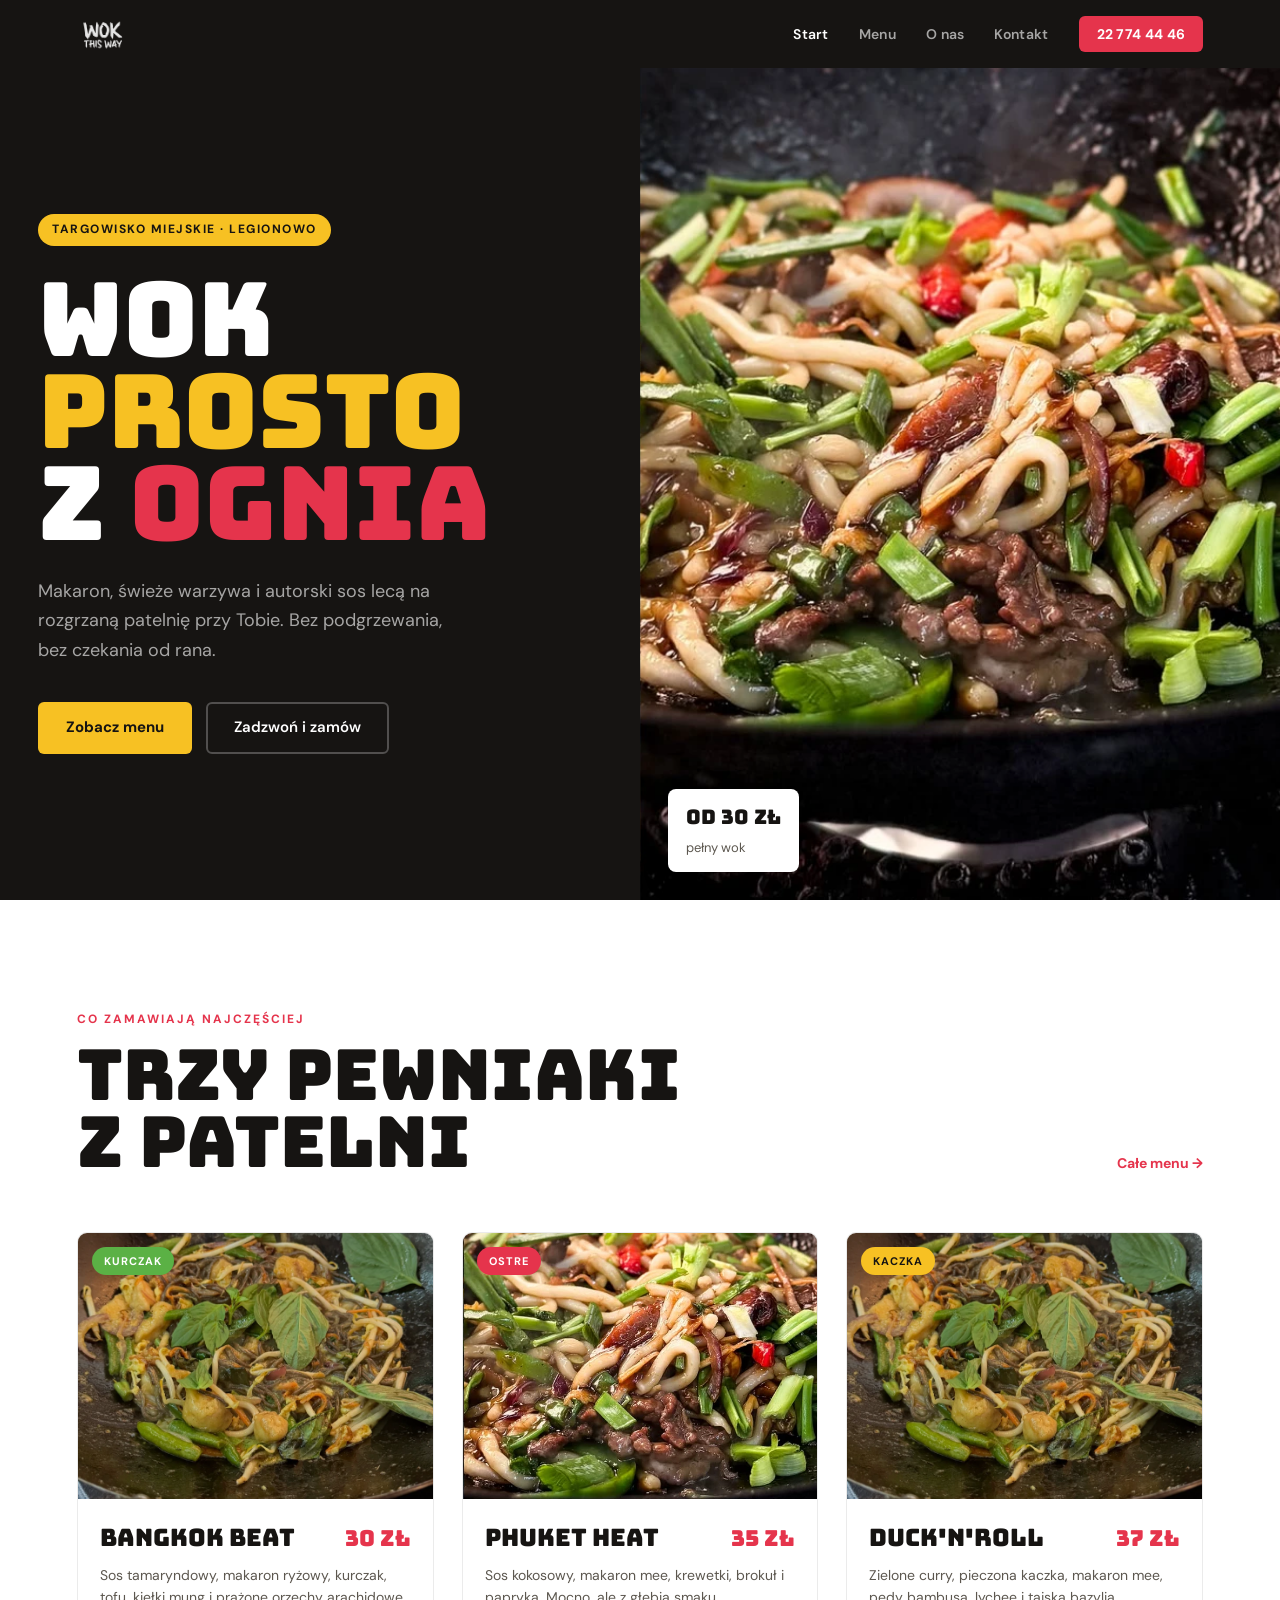
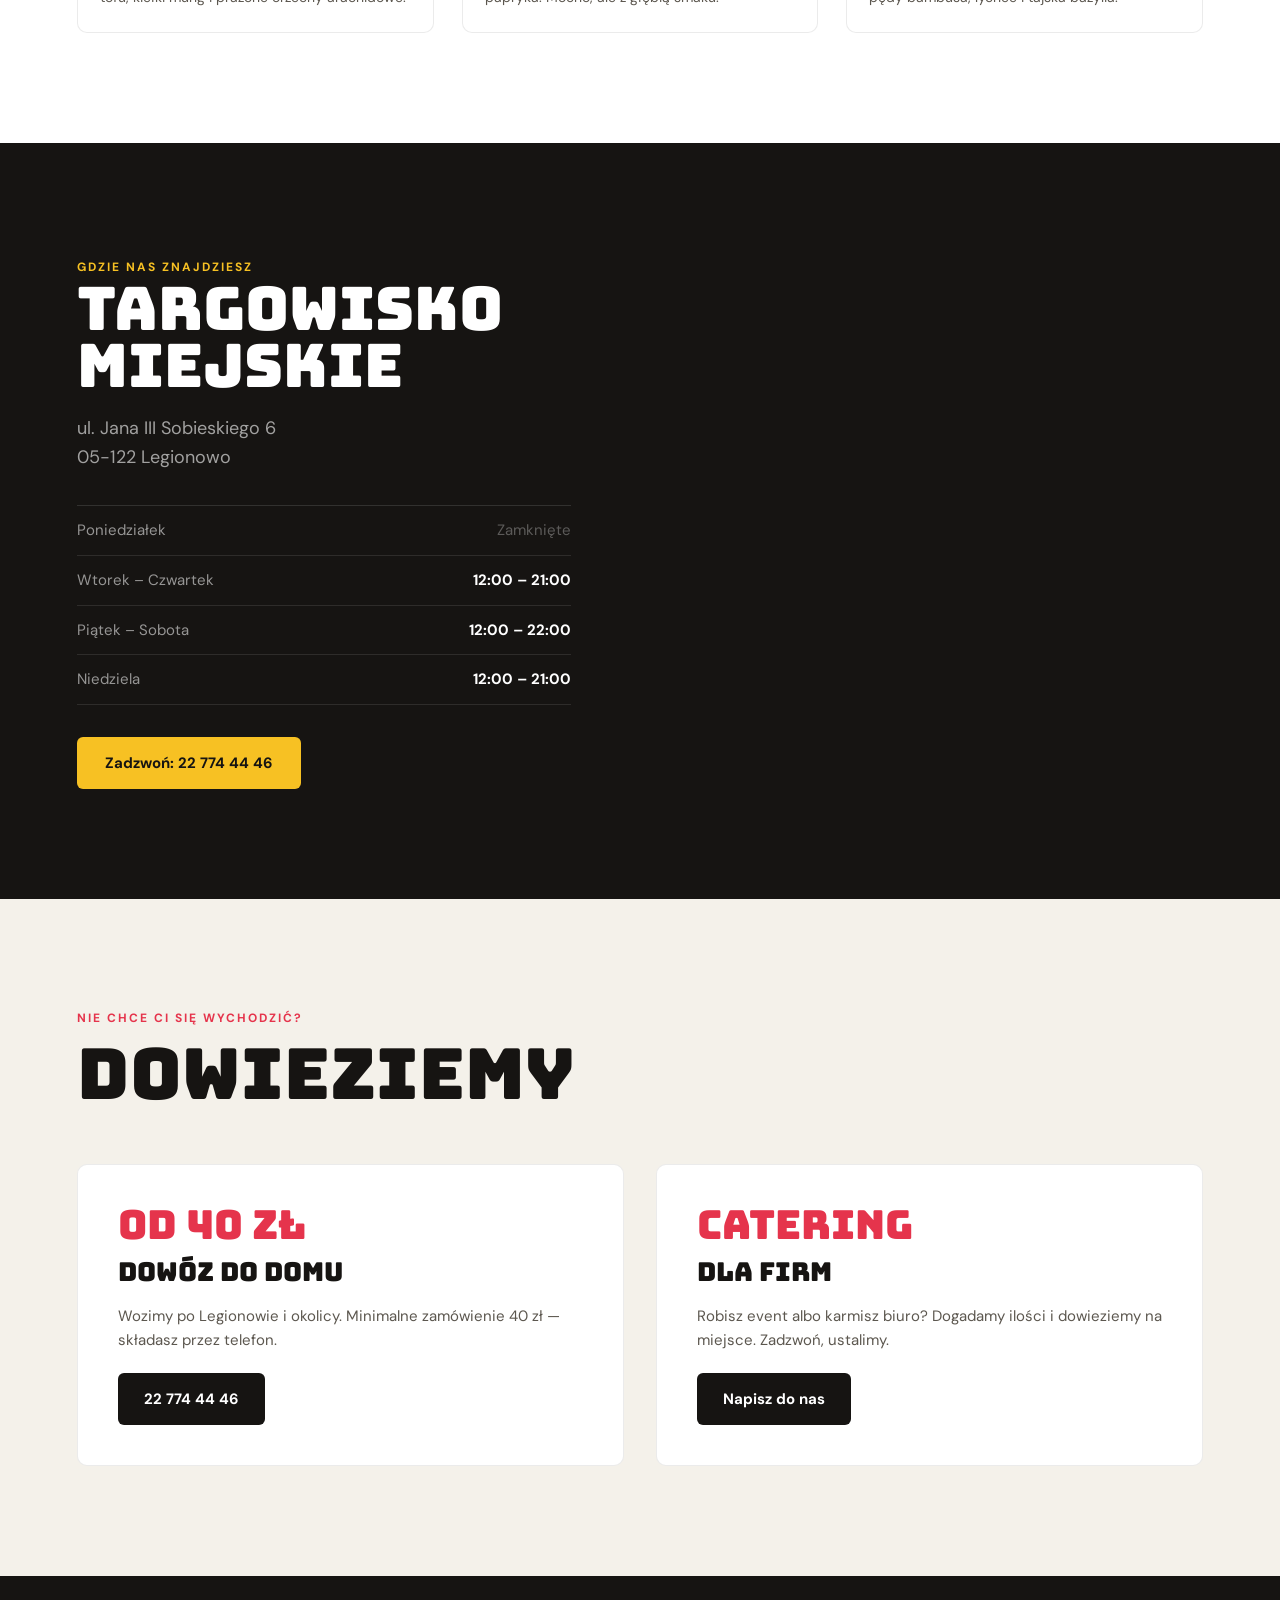
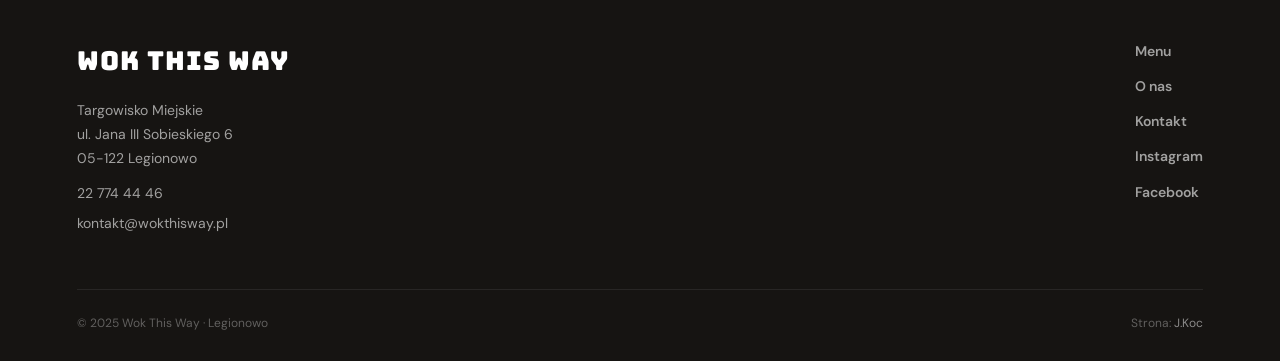
<file: index.html>
<!DOCTYPE html>
<html lang="pl">
<head>
  <meta charset="UTF-8">
  <meta name="viewport" content="width=device-width, initial-scale=1.0">
  <title>Wok This Way Legionowo | Azjatycki Wok na Targowisku Miejskim</title>
  <meta name="description" content="Azjatycki wok smażony na żywo na Targowisku Miejskim w Legionowie. Dowóz od 40 zł. Zamówienia: 22 774 44 46. Otwarte wt–niedz od 12:00.">
  <link rel="preconnect" href="https://fonts.googleapis.com">
  <link rel="preconnect" href="https://fonts.gstatic.com" crossorigin>
  <link href="https://fonts.googleapis.com/css2?family=Anton&family=DM+Sans:ital,opsz,wght@0,9..40,400;0,9..40,500;0,9..40,600;0,9..40,700;1,9..40,400&display=swap" rel="stylesheet">
  <link rel="stylesheet" href="style.css?v=8">
  <script type="application/ld+json">
  {
    "@context": "https://schema.org",
    "@type": "Restaurant",
    "name": "Wok This Way",
    "description": "Azjatycki food truck z wokami i przystawkami smażonymi na żywo. Targowisko Miejskie w Legionowie.",
    "servesCuisine": "Asian",
    "address": {
      "@type": "PostalAddress",
      "streetAddress": "ul. Jana III Sobieskiego 6",
      "addressLocality": "Legionowo",
      "postalCode": "05-122",
      "addressCountry": "PL"
    },
    "telephone": "+48227744446",
    "openingHoursSpecification": [
      {"@type":"OpeningHoursSpecification","dayOfWeek":["Tuesday","Wednesday","Thursday","Sunday"],"opens":"12:00","closes":"21:00"},
      {"@type":"OpeningHoursSpecification","dayOfWeek":["Friday","Saturday"],"opens":"12:00","closes":"22:00"}
    ],
    "url": "https://jk-2005.github.io/wokthisway-legionowo/",
    "hasDeliveryMethod": "http://schema.org/DeliveryModeBySelf",
    "areaServed": "Legionowo"
  }
  </script>
</head>
<body>

  <div class="intro" id="intro">
    <img class="intro-logo" src="img/logo-white.png" alt="Wok This Way">
  </div>
  <script>if(sessionStorage.getItem('wtwIntro')){var _i=document.getElementById('intro');if(_i)_i.style.display='none';}else{sessionStorage.setItem('wtwIntro','1');}</script>

  <nav>
    <a href="index.html" class="nav-logo"><img src="img/logo-white.png" alt="Wok This Way Legionowo"></a>
    <ul class="nav-links" id="navLinks">
      <li><a href="index.html" class="active">Start</a></li>
      <li><a href="menu.html">Menu</a></li>
      <li><a href="o-nas.html">O nas</a></li>
      <li><a href="kontakt.html">Kontakt</a></li>
      <li><a href="tel:+48227744446" class="nav-cta">22 774 44 46</a></li>
    </ul>
    <button class="nav-burger" id="navBurger" aria-label="Otwórz menu"><span></span><span></span><span></span></button>
  </nav>

  <!-- HERO -->
  <section class="hero">
    <div class="hero-content">
      <span class="hero-tag">Targowisko Miejskie · Legionowo</span>
      <h1>Wok <span class="y">prosto</span><br>z <span class="r">ognia</span></h1>
      <p>Makaron, świeże warzywa i autorski sos lecą na rozgrzaną patelnię przy Tobie. Bez podgrzewania, bez czekania od rana.</p>
      <div class="hero-actions">
        <a href="menu.html" class="btn-yellow">Zobacz menu</a>
        <a href="tel:+48227744446" class="btn-ghost">Zadzwoń i zamów</a>
      </div>
    </div>
    <div class="hero-visual">
      <img src="img/danie2.webp" alt="Azjatycki wok z makaronem udon, wołowiną i warzywami" loading="eager" fetchpriority="high" onerror="this.style.display='none';this.nextElementSibling.style.display='flex';">
      <div class="ph" style="display:none;">[ brak zdjęcia ]</div>
      <div class="hero-price-tag">
        <b>od 30 zł</b>
        <span>pełny wok</span>
      </div>
    </div>
  </section>

  <!-- BESTSELLERY -->
  <section class="section">
    <div class="section-head">
      <div>
        <span class="eyebrow">Co zamawiają najczęściej</span>
        <h2>Trzy pewniaki<br>z patelni</h2>
      </div>
      <a href="menu.html" class="link-arrow">Całe menu →</a>
    </div>
    <div class="dishes-grid">

      <article class="dish-card reveal">
        <div class="dish-img">
          <span class="dish-badge badge-green">Kurczak</span>
          <img src="img/danie1.webp" alt="Bangkok Beat – makaron ryżowy z kurczakiem i warzywami" loading="lazy" onerror="this.style.display='none';this.nextElementSibling.style.display='flex';">
          <div class="ph" style="display:none;">[ brak zdjęcia ]</div>
        </div>
        <div class="dish-info">
          <div class="dish-top"><h3>Bangkok Beat</h3><span class="dish-price">30 zł</span></div>
          <p>Sos tamaryndowy, makaron ryżowy, kurczak, tofu, kiełki mung i prażone orzechy arachidowe.</p>
        </div>
      </article>

      <article class="dish-card reveal">
        <div class="dish-img">
          <span class="dish-badge badge-red">Ostre</span>
          <img src="img/danie2.webp" alt="Phuket Heat – makaron mee z krewetkami w sosie kokosowym" loading="lazy" onerror="this.style.display='none';this.nextElementSibling.style.display='flex';">
          <div class="ph" style="display:none;">[ brak zdjęcia ]</div>
        </div>
        <div class="dish-info">
          <div class="dish-top"><h3>Phuket Heat</h3><span class="dish-price">35 zł</span></div>
          <p>Sos kokosowy, makaron mee, krewetki, brokuł i papryka. Mocno, ale z głębią smaku.</p>
        </div>
      </article>

      <article class="dish-card reveal">
        <div class="dish-img">
          <span class="dish-badge badge-yellow">Kaczka</span>
          <img src="img/danie1.webp" alt="Duck'n'Roll – makaron mee z pieczoną kaczką w zielonym curry" loading="lazy" onerror="this.style.display='none';this.nextElementSibling.style.display='flex';">
          <div class="ph" style="display:none;">[ brak zdjęcia ]</div>
        </div>
        <div class="dish-info">
          <div class="dish-top"><h3>Duck'n'Roll</h3><span class="dish-price">37 zł</span></div>
          <p>Zielone curry, pieczona kaczka, makaron mee, pędy bambusa, lychee i tajska bazylia.</p>
        </div>
      </article>

    </div>
  </section>

  <!-- LOKALIZACJA -->
  <section class="section-dark">
    <div class="location-content">
      <div class="location-text">
        <span class="eyebrow" style="color:var(--yellow);font-weight:700;letter-spacing:2px;font-size:12px;text-transform:uppercase;">Gdzie nas znajdziesz</span>
        <h2>Targowisko<br>Miejskie</h2>
        <p class="location-address">ul. Jana III Sobieskiego 6<br>05-122 Legionowo</p>
        <div class="hours-grid">
          <div class="hours-row closed"><span>Poniedziałek</span><span>Zamknięte</span></div>
          <div class="hours-row"><span>Wtorek – Czwartek</span><span>12:00 – 21:00</span></div>
          <div class="hours-row"><span>Piątek – Sobota</span><span>12:00 – 22:00</span></div>
          <div class="hours-row"><span>Niedziela</span><span>12:00 – 21:00</span></div>
        </div>
        <a href="tel:+48227744446" class="btn-yellow">Zadzwoń: 22 774 44 46</a>
      </div>
      <div class="location-map">
        <iframe src="https://www.google.com/maps?q=Targowisko%20Miejskie%2C%20Jana%20III%20Sobieskiego%206%2C%20Legionowo&output=embed&z=16" width="100%" height="400" allowfullscreen="" loading="lazy" referrerpolicy="no-referrer-when-downgrade" title="Mapa dojazdu do Wok This Way Legionowo"></iframe>
      </div>
    </div>
  </section>

  <!-- DOSTAWA -->
  <section class="section section-soft">
    <div class="section-head">
      <div>
        <span class="eyebrow">Nie chce Ci się wychodzić?</span>
        <h2>Dowieziemy</h2>
      </div>
    </div>
    <div class="delivery">
      <div class="delivery-card a reveal">
        <span class="big">od 40 zł</span>
        <h3>Dowóz do domu</h3>
        <p>Wozimy po Legionowie i okolicy. Minimalne zamówienie 40 zł — składasz przez telefon.</p>
        <a href="tel:+48227744446" class="btn-dark">22 774 44 46</a>
      </div>
      <div class="delivery-card b reveal">
        <span class="big">Catering</span>
        <h3>Dla firm</h3>
        <p>Robisz event albo karmisz biuro? Dogadamy ilości i dowieziemy na miejsce. Zadzwoń, ustalimy.</p>
        <a href="kontakt.html" class="btn-dark">Napisz do nas</a>
      </div>
    </div>
  </section>

  <footer>
    <div class="footer-inner">
      <div class="footer-brand">
        <span class="footer-logo">Wok This Way</span>
        <p>Targowisko Miejskie<br>ul. Jana III Sobieskiego 6<br>05-122 Legionowo</p>
        <a href="tel:+48227744446">22 774 44 46</a>
        <a href="mailto:kontakt@wokthisway.pl">kontakt@wokthisway.pl</a>
      </div>
      <div class="footer-links">
        <a href="menu.html">Menu</a>
        <a href="o-nas.html">O nas</a>
        <a href="kontakt.html">Kontakt</a>
        <a href="#">Instagram</a>
        <a href="#">Facebook</a>
      </div>
    </div>
    <div class="footer-bottom">
      <span>© 2025 Wok This Way · Legionowo</span>
      <span>Strona: <a href="#">J.Koc</a></span>
    </div>
  </footer>

  <script src="script.js?v=8" defer></script>
</body>
</html>
</file>
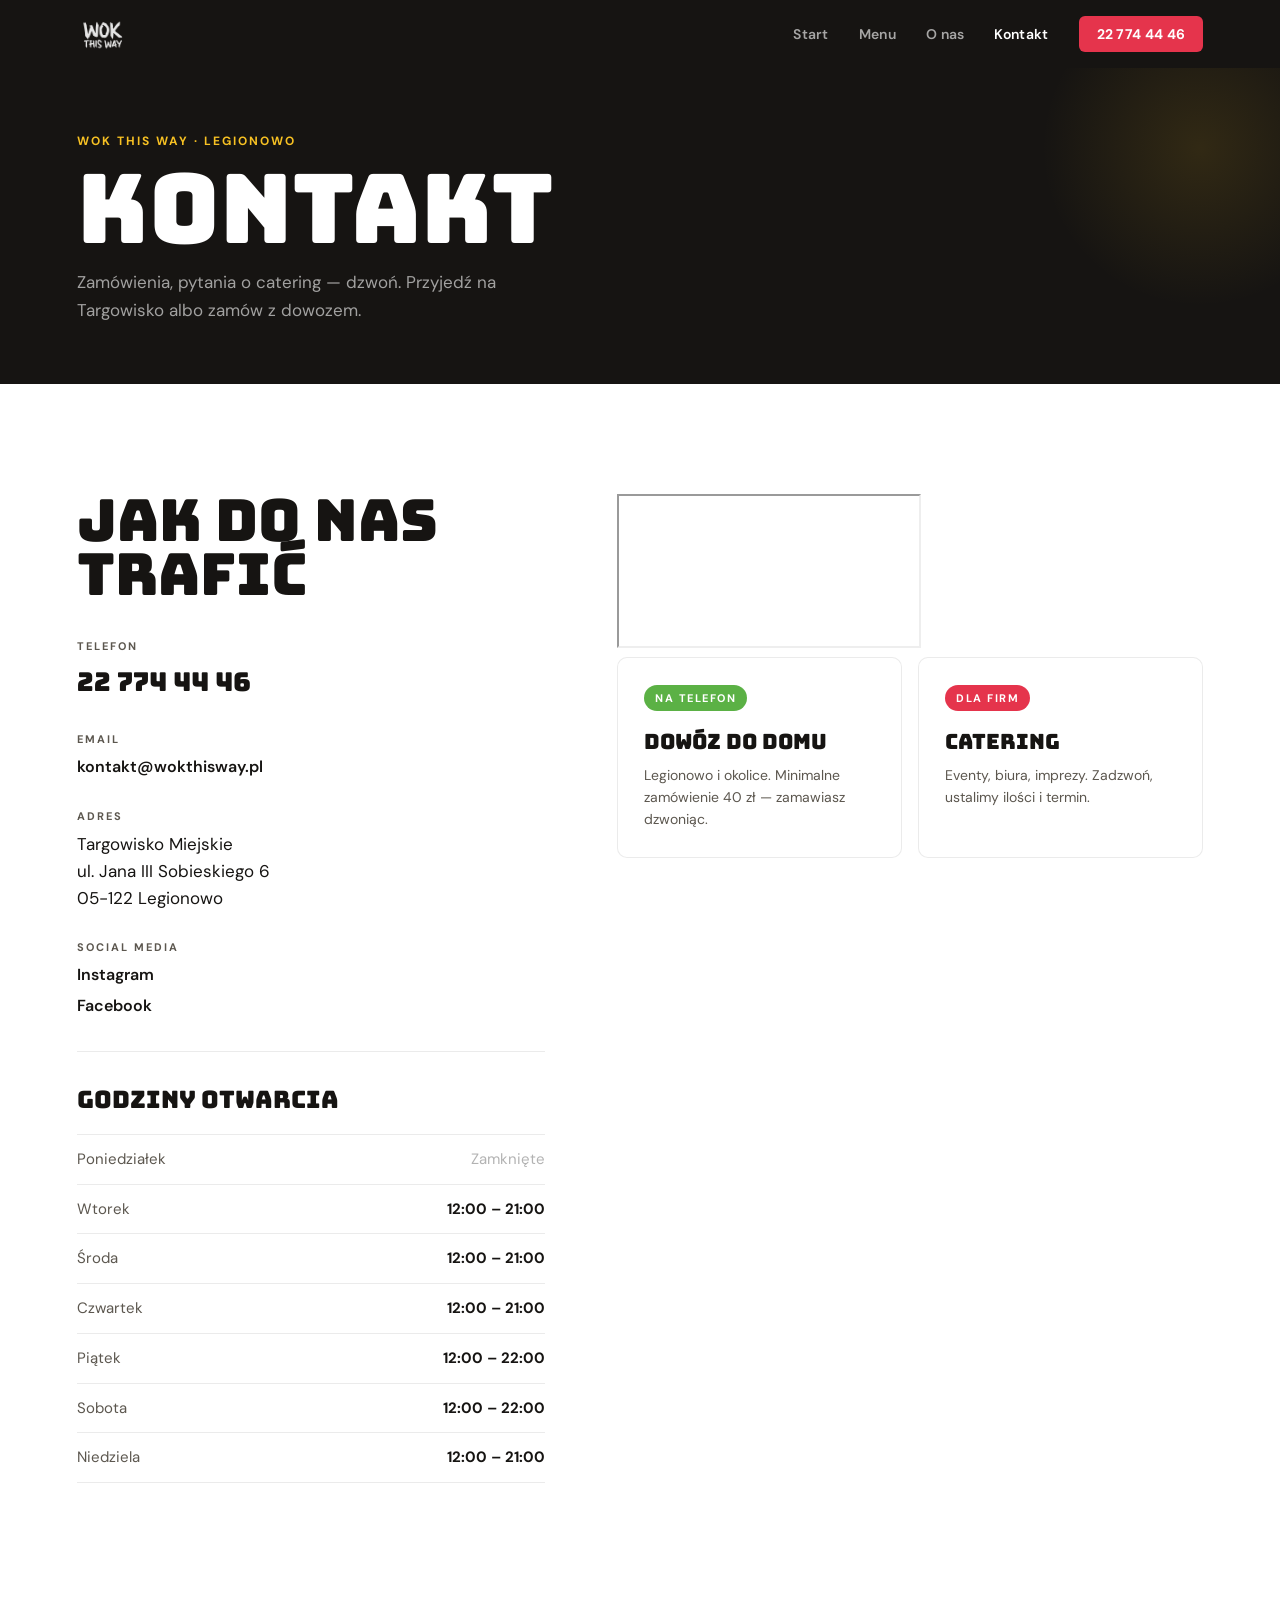
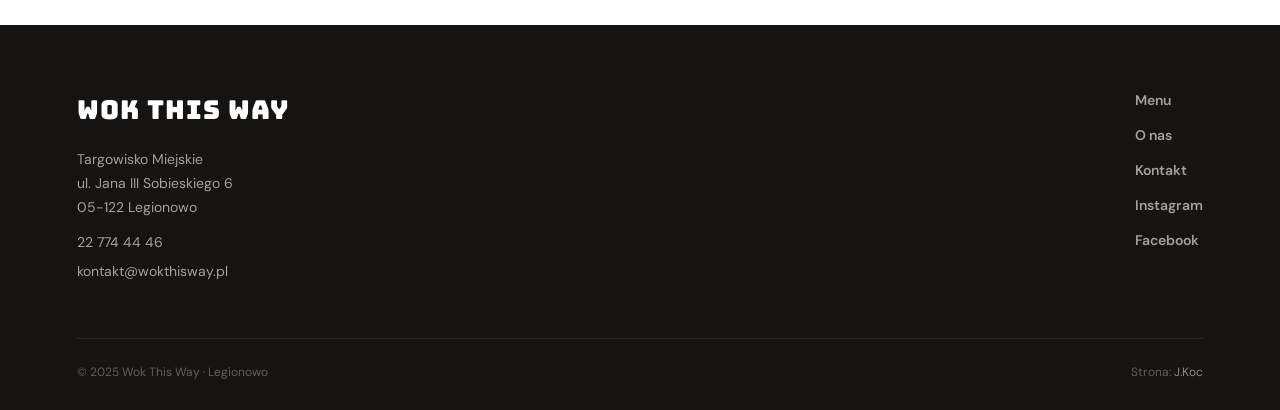
<file: kontakt.html>
<!DOCTYPE html>
<html lang="pl">
<head>
  <meta charset="UTF-8">
  <meta name="viewport" content="width=device-width, initial-scale=1.0">
  <title>Kontakt | Wok This Way Legionowo</title>
  <meta name="description" content="Wok This Way Legionowo — Targowisko Miejskie, ul. Jana III Sobieskiego 6. Zamówienia i dowóz: 22 774 44 46. Otwarte wt–niedz od 12:00.">
  <link rel="preconnect" href="https://fonts.googleapis.com">
  <link rel="preconnect" href="https://fonts.gstatic.com" crossorigin>
  <link href="https://fonts.googleapis.com/css2?family=Anton&family=DM+Sans:ital,opsz,wght@0,9..40,400;0,9..40,500;0,9..40,600;0,9..40,700;1,9..40,400&display=swap" rel="stylesheet">
  <link rel="stylesheet" href="style.css?v=8">
</head>
<body>

  <div class="intro" id="intro">
    <img class="intro-logo" src="img/logo-white.png" alt="Wok This Way">
  </div>
  <script>if(sessionStorage.getItem('wtwIntro')){var _i=document.getElementById('intro');if(_i)_i.style.display='none';}else{sessionStorage.setItem('wtwIntro','1');}</script>

  <nav>
    <a href="index.html" class="nav-logo"><img src="img/logo-white.png" alt="Wok This Way Legionowo"></a>
    <ul class="nav-links" id="navLinks">
      <li><a href="index.html">Start</a></li>
      <li><a href="menu.html">Menu</a></li>
      <li><a href="o-nas.html">O nas</a></li>
      <li><a href="kontakt.html" class="active">Kontakt</a></li>
      <li><a href="tel:+48227744446" class="nav-cta">22 774 44 46</a></li>
    </ul>
    <button class="nav-burger" id="navBurger" aria-label="Otwórz menu"><span></span><span></span><span></span></button>
  </nav>

  <div class="page-hero">
    <span class="eyebrow">Wok This Way · Legionowo</span>
    <h1>Kontakt</h1>
    <p>Zamówienia, pytania o catering — dzwoń. Przyjedź na Targowisko albo zamów z dowozem.</p>
  </div>

  <section class="contact">
    <div class="contact-info">
      <h2>Jak do nas<br>trafić</h2>

      <div class="c-block">
        <span class="c-label">Telefon</span>
        <a href="tel:+48227744446">22 774 44 46</a>
      </div>
      <div class="c-block">
        <span class="c-label">Email</span>
        <a href="mailto:kontakt@wokthisway.pl" class="sm">kontakt@wokthisway.pl</a>
      </div>
      <div class="c-block">
        <span class="c-label">Adres</span>
        <p>Targowisko Miejskie<br>ul. Jana III Sobieskiego 6<br>05-122 Legionowo</p>
      </div>
      <div class="c-block">
        <span class="c-label">Social media</span>
        <a href="#" class="sm">Instagram</a>
        <a href="#" class="sm" style="margin-top:4px;">Facebook</a>
      </div>

      <div class="contact-hours">
        <h3>Godziny otwarcia</h3>
        <div class="hours-grid">
          <div class="hours-row closed"><span>Poniedziałek</span><span>Zamknięte</span></div>
          <div class="hours-row"><span>Wtorek</span><span>12:00 – 21:00</span></div>
          <div class="hours-row"><span>Środa</span><span>12:00 – 21:00</span></div>
          <div class="hours-row"><span>Czwartek</span><span>12:00 – 21:00</span></div>
          <div class="hours-row"><span>Piątek</span><span>12:00 – 22:00</span></div>
          <div class="hours-row"><span>Sobota</span><span>12:00 – 22:00</span></div>
          <div class="hours-row"><span>Niedziela</span><span>12:00 – 21:00</span></div>
        </div>
      </div>
    </div>

    <div class="contact-map-col">
      <iframe class="contact-map" src="https://www.google.com/maps?q=Targowisko%20Miejskie%2C%20Jana%20III%20Sobieskiego%206%2C%20Legionowo&output=embed&z=16" allowfullscreen="" loading="lazy" referrerpolicy="no-referrer-when-downgrade" title="Mapa dojazdu do Wok This Way Legionowo"></iframe>
      <div class="contact-cards">
        <div class="cc">
          <span class="cc-tag green">Na telefon</span>
          <h4>Dowóz do domu</h4>
          <p>Legionowo i okolice. Minimalne zamówienie 40 zł — zamawiasz dzwoniąc.</p>
        </div>
        <div class="cc">
          <span class="cc-tag red">Dla firm</span>
          <h4>Catering</h4>
          <p>Eventy, biura, imprezy. Zadzwoń, ustalimy ilości i termin.</p>
        </div>
      </div>
    </div>
  </section>

  <footer>
    <div class="footer-inner">
      <div class="footer-brand">
        <span class="footer-logo">Wok This Way</span>
        <p>Targowisko Miejskie<br>ul. Jana III Sobieskiego 6<br>05-122 Legionowo</p>
        <a href="tel:+48227744446">22 774 44 46</a>
        <a href="mailto:kontakt@wokthisway.pl">kontakt@wokthisway.pl</a>
      </div>
      <div class="footer-links">
        <a href="menu.html">Menu</a>
        <a href="o-nas.html">O nas</a>
        <a href="kontakt.html">Kontakt</a>
        <a href="#">Instagram</a>
        <a href="#">Facebook</a>
      </div>
    </div>
    <div class="footer-bottom">
      <span>© 2025 Wok This Way · Legionowo</span>
      <span>Strona: <a href="#">J.Koc</a></span>
    </div>
  </footer>

  <script src="script.js?v=8" defer></script>
</body>
</html>
</file>
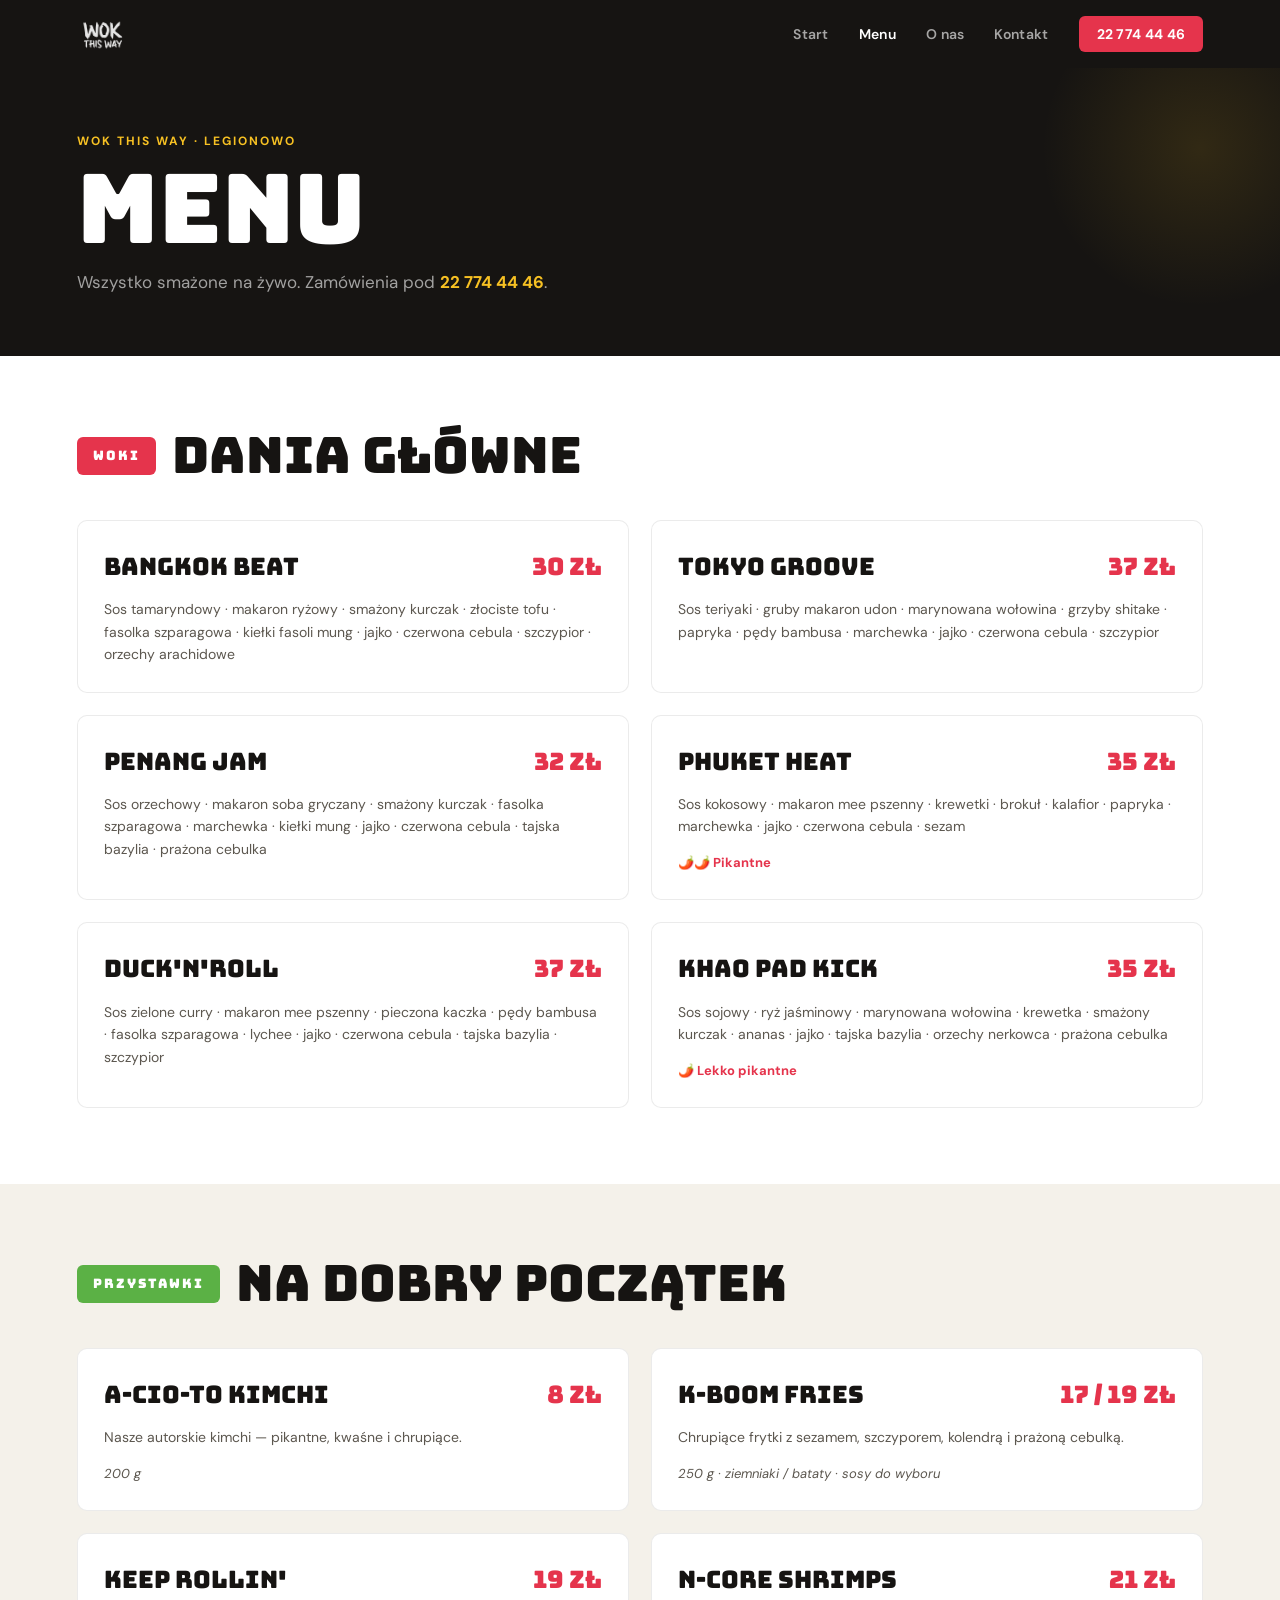
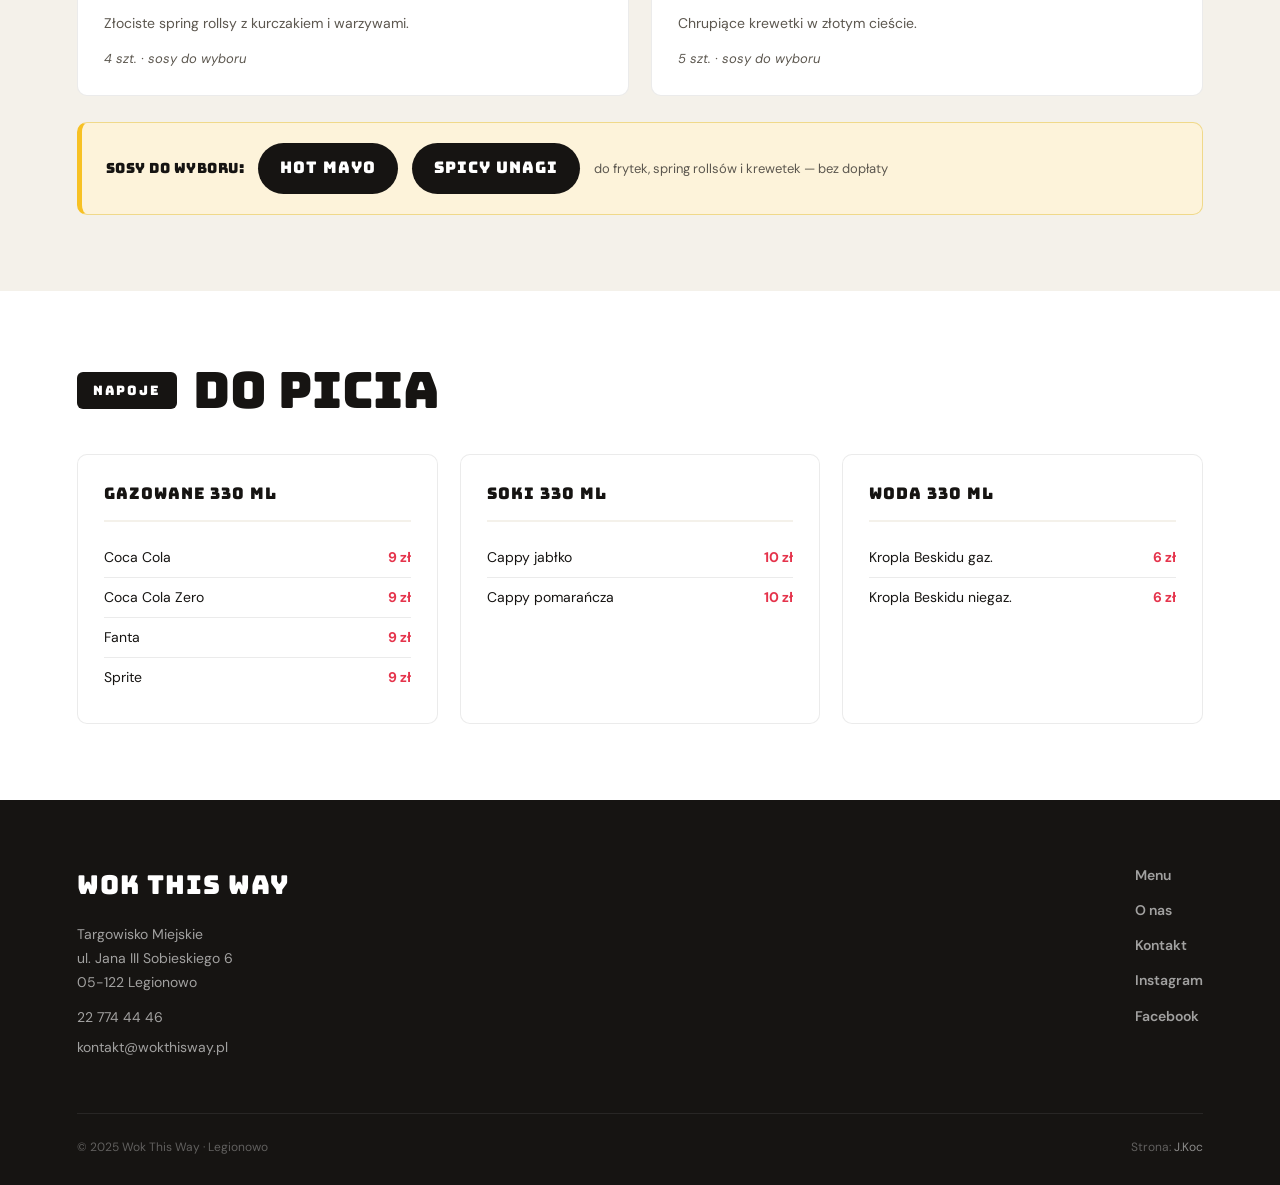
<file: menu.html>
<!DOCTYPE html>
<html lang="pl">
<head>
  <meta charset="UTF-8">
  <meta name="viewport" content="width=device-width, initial-scale=1.0">
  <title>Menu | Wok This Way Legionowo</title>
  <meta name="description" content="Menu Wok This Way Legionowo — woki od 30 zł, przystawki, własne kimchi, napoje. Zamówienia: 22 774 44 46.">
  <link rel="preconnect" href="https://fonts.googleapis.com">
  <link rel="preconnect" href="https://fonts.gstatic.com" crossorigin>
  <link href="https://fonts.googleapis.com/css2?family=Anton&family=DM+Sans:ital,opsz,wght@0,9..40,400;0,9..40,500;0,9..40,600;0,9..40,700;1,9..40,400&display=swap" rel="stylesheet">
  <link rel="stylesheet" href="style.css?v=8">
</head>
<body>

  <div class="intro" id="intro">
    <img class="intro-logo" src="img/logo-white.png" alt="Wok This Way">
  </div>
  <script>if(sessionStorage.getItem('wtwIntro')){var _i=document.getElementById('intro');if(_i)_i.style.display='none';}else{sessionStorage.setItem('wtwIntro','1');}</script>

  <nav>
    <a href="index.html" class="nav-logo"><img src="img/logo-white.png" alt="Wok This Way Legionowo"></a>
    <ul class="nav-links" id="navLinks">
      <li><a href="index.html">Start</a></li>
      <li><a href="menu.html" class="active">Menu</a></li>
      <li><a href="o-nas.html">O nas</a></li>
      <li><a href="kontakt.html">Kontakt</a></li>
      <li><a href="tel:+48227744446" class="nav-cta">22 774 44 46</a></li>
    </ul>
    <button class="nav-burger" id="navBurger" aria-label="Otwórz menu"><span></span><span></span><span></span></button>
  </nav>

  <div class="page-hero">
    <span class="eyebrow">Wok This Way · Legionowo</span>
    <h1>Menu</h1>
    <p>Wszystko smażone na żywo. Zamówienia pod <a href="tel:+48227744446" style="color:var(--yellow);font-weight:700;">22 774 44 46</a>.</p>
  </div>

  <!-- WOKI -->
  <section class="menu-section">
    <div class="menu-head"><span class="menu-label red">Woki</span><h2>Dania główne</h2></div>
    <div class="menu-items">

      <div class="menu-item reveal">
        <div class="menu-item-top"><h3>Bangkok Beat</h3><span class="menu-item-price">30 zł</span></div>
        <p class="menu-item-ing">Sos tamaryndowy · makaron ryżowy · smażony kurczak · złociste tofu · fasolka szparagowa · kiełki fasoli mung · jajko · czerwona cebula · szczypior · orzechy arachidowe</p>
      </div>

      <div class="menu-item reveal">
        <div class="menu-item-top"><h3>Tokyo Groove</h3><span class="menu-item-price">37 zł</span></div>
        <p class="menu-item-ing">Sos teriyaki · gruby makaron udon · marynowana wołowina · grzyby shitake · papryka · pędy bambusa · marchewka · jajko · czerwona cebula · szczypior</p>
      </div>

      <div class="menu-item reveal">
        <div class="menu-item-top"><h3>Penang Jam</h3><span class="menu-item-price">32 zł</span></div>
        <p class="menu-item-ing">Sos orzechowy · makaron soba gryczany · smażony kurczak · fasolka szparagowa · marchewka · kiełki mung · jajko · czerwona cebula · tajska bazylia · prażona cebulka</p>
      </div>

      <div class="menu-item reveal">
        <div class="menu-item-top"><h3>Phuket Heat</h3><span class="menu-item-price">35 zł</span></div>
        <p class="menu-item-ing">Sos kokosowy · makaron mee pszenny · krewetki · brokuł · kalafior · papryka · marchewka · jajko · czerwona cebula · sezam</p>
        <div class="menu-item-meta"><span class="spice">🌶️🌶️ Pikantne</span></div>
      </div>

      <div class="menu-item reveal">
        <div class="menu-item-top"><h3>Duck'n'Roll</h3><span class="menu-item-price">37 zł</span></div>
        <p class="menu-item-ing">Sos zielone curry · makaron mee pszenny · pieczona kaczka · pędy bambusa · fasolka szparagowa · lychee · jajko · czerwona cebula · tajska bazylia · szczypior</p>
      </div>

      <div class="menu-item reveal">
        <div class="menu-item-top"><h3>Khao Pad Kick</h3><span class="menu-item-price">35 zł</span></div>
        <p class="menu-item-ing">Sos sojowy · ryż jaśminowy · marynowana wołowina · krewetka · smażony kurczak · ananas · jajko · tajska bazylia · orzechy nerkowca · prażona cebulka</p>
        <div class="menu-item-meta"><span class="spice">🌶️ Lekko pikantne</span></div>
      </div>

    </div>
  </section>

  <!-- PRZYSTAWKI -->
  <section class="menu-section">
    <div class="menu-head"><span class="menu-label green">Przystawki</span><h2>Na dobry początek</h2></div>
    <div class="menu-items">

      <div class="menu-item reveal">
        <div class="menu-item-top"><h3>A-Cio-To Kimchi</h3><span class="menu-item-price">8 zł</span></div>
        <p class="menu-item-ing">Nasze autorskie kimchi — pikantne, kwaśne i chrupiące.</p>
        <div class="menu-item-meta"><span class="note">200 g</span></div>
      </div>

      <div class="menu-item reveal">
        <div class="menu-item-top"><h3>K-Boom Fries</h3><span class="menu-item-price">17 / 19 zł</span></div>
        <p class="menu-item-ing">Chrupiące frytki z sezamem, szczyporem, kolendrą i prażoną cebulką.</p>
        <div class="menu-item-meta"><span class="note">250 g · ziemniaki / bataty · sosy do wyboru</span></div>
      </div>

      <div class="menu-item reveal">
        <div class="menu-item-top"><h3>Keep Rollin'</h3><span class="menu-item-price">19 zł</span></div>
        <p class="menu-item-ing">Złociste spring rollsy z kurczakiem i warzywami.</p>
        <div class="menu-item-meta"><span class="note">4 szt. · sosy do wyboru</span></div>
      </div>

      <div class="menu-item reveal">
        <div class="menu-item-top"><h3>N-Core Shrimps</h3><span class="menu-item-price">21 zł</span></div>
        <p class="menu-item-ing">Chrupiące krewetki w złotym cieście.</p>
        <div class="menu-item-meta"><span class="note">5 szt. · sosy do wyboru</span></div>
      </div>

    </div>
    <div class="sauce-callout">
      <span class="sc-label">Sosy do wyboru:</span>
      <span class="sauce">Hot Mayo</span>
      <span class="sauce">Spicy Unagi</span>
      <span class="sc-note">do frytek, spring rollsów i krewetek — bez dopłaty</span>
    </div>
  </section>

  <!-- NAPOJE -->
  <section class="menu-section">
    <div class="menu-head"><span class="menu-label dark">Napoje</span><h2>Do picia</h2></div>
    <div class="drinks-grid">
      <div class="drinks-cat reveal">
        <h3>Gazowane 330 ml</h3>
        <div class="drink-row"><span>Coca Cola</span><span class="drink-price">9 zł</span></div>
        <div class="drink-row"><span>Coca Cola Zero</span><span class="drink-price">9 zł</span></div>
        <div class="drink-row"><span>Fanta</span><span class="drink-price">9 zł</span></div>
        <div class="drink-row"><span>Sprite</span><span class="drink-price">9 zł</span></div>
      </div>
      <div class="drinks-cat reveal">
        <h3>Soki 330 ml</h3>
        <div class="drink-row"><span>Cappy jabłko</span><span class="drink-price">10 zł</span></div>
        <div class="drink-row"><span>Cappy pomarańcza</span><span class="drink-price">10 zł</span></div>
      </div>
      <div class="drinks-cat reveal">
        <h3>Woda 330 ml</h3>
        <div class="drink-row"><span>Kropla Beskidu gaz.</span><span class="drink-price">6 zł</span></div>
        <div class="drink-row"><span>Kropla Beskidu niegaz.</span><span class="drink-price">6 zł</span></div>
      </div>
    </div>
  </section>

  <footer>
    <div class="footer-inner">
      <div class="footer-brand">
        <span class="footer-logo">Wok This Way</span>
        <p>Targowisko Miejskie<br>ul. Jana III Sobieskiego 6<br>05-122 Legionowo</p>
        <a href="tel:+48227744446">22 774 44 46</a>
        <a href="mailto:kontakt@wokthisway.pl">kontakt@wokthisway.pl</a>
      </div>
      <div class="footer-links">
        <a href="menu.html">Menu</a>
        <a href="o-nas.html">O nas</a>
        <a href="kontakt.html">Kontakt</a>
        <a href="#">Instagram</a>
        <a href="#">Facebook</a>
      </div>
    </div>
    <div class="footer-bottom">
      <span>© 2025 Wok This Way · Legionowo</span>
      <span>Strona: <a href="#">J.Koc</a></span>
    </div>
  </footer>

  <script src="script.js?v=8" defer></script>
</body>
</html>
</file>
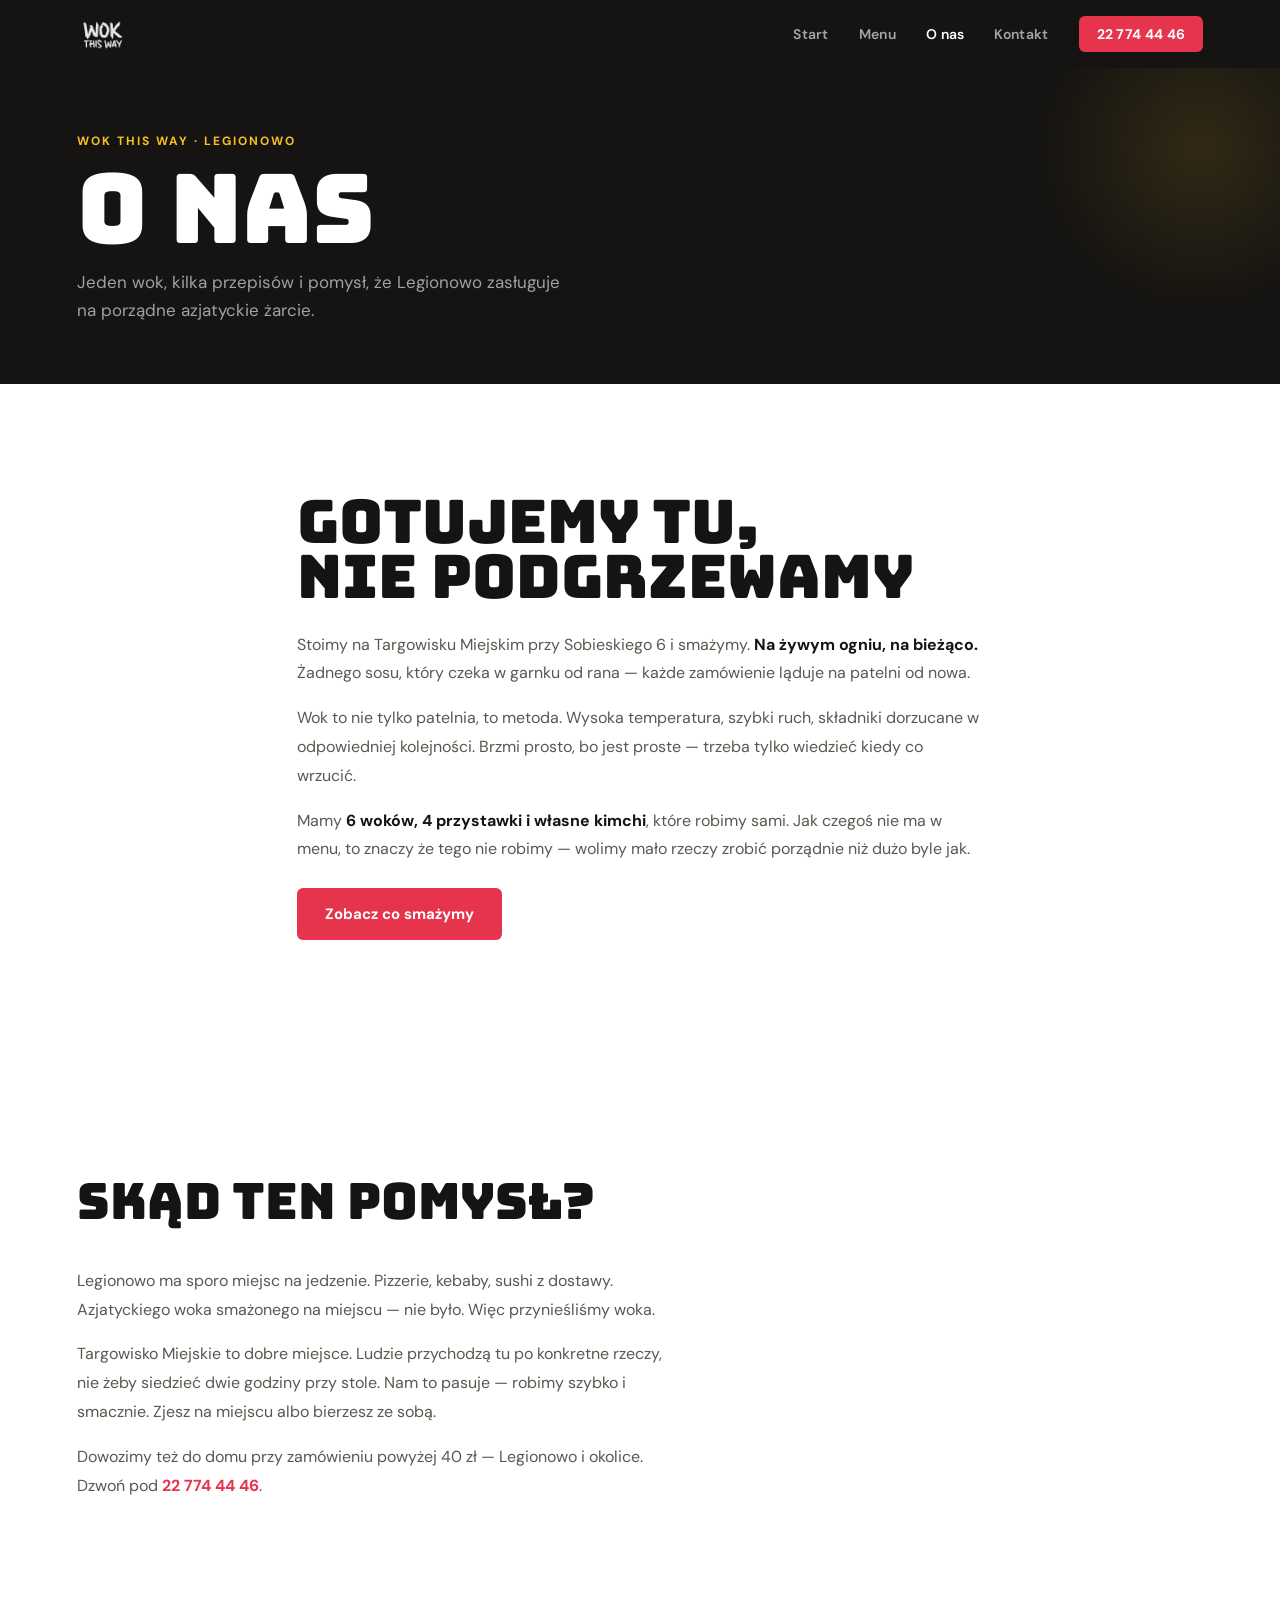
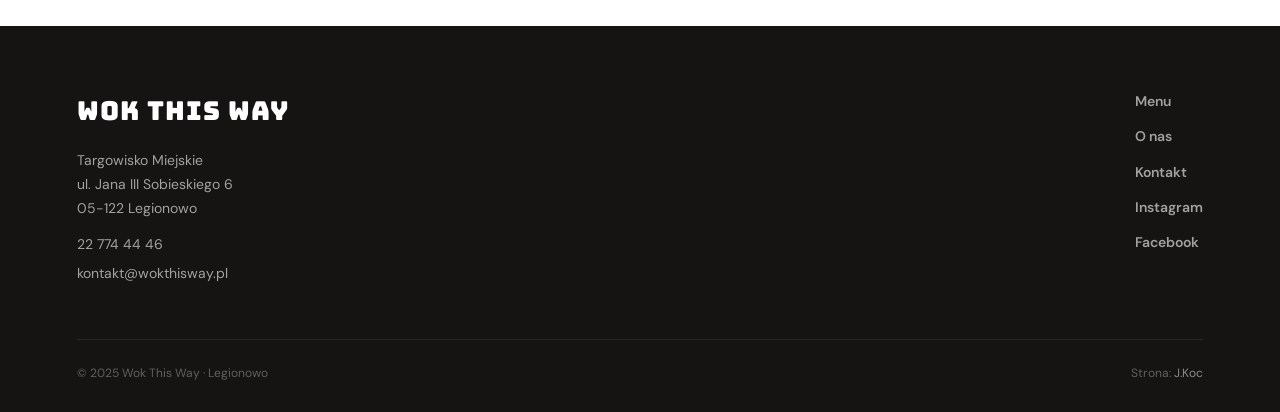
<file: o-nas.html>
<!DOCTYPE html>
<html lang="pl">
<head>
  <meta charset="UTF-8">
  <meta name="viewport" content="width=device-width, initial-scale=1.0">
  <title>O nas | Wok This Way Legionowo</title>
  <meta name="description" content="Azjatycki wok smażony na żywo na Targowisku Miejskim w Legionowie. Poznaj Wok This Way.">
  <link rel="preconnect" href="https://fonts.googleapis.com">
  <link rel="preconnect" href="https://fonts.gstatic.com" crossorigin>
  <link href="https://fonts.googleapis.com/css2?family=Anton&family=DM+Sans:ital,opsz,wght@0,9..40,400;0,9..40,500;0,9..40,600;0,9..40,700;1,9..40,400&display=swap" rel="stylesheet">
  <link rel="stylesheet" href="style.css?v=8">
</head>
<body>

  <div class="intro" id="intro">
    <img class="intro-logo" src="img/logo-white.png" alt="Wok This Way">
  </div>
  <script>if(sessionStorage.getItem('wtwIntro')){var _i=document.getElementById('intro');if(_i)_i.style.display='none';}else{sessionStorage.setItem('wtwIntro','1');}</script>

  <nav>
    <a href="index.html" class="nav-logo"><img src="img/logo-white.png" alt="Wok This Way Legionowo"></a>
    <ul class="nav-links" id="navLinks">
      <li><a href="index.html">Start</a></li>
      <li><a href="menu.html">Menu</a></li>
      <li><a href="o-nas.html" class="active">O nas</a></li>
      <li><a href="kontakt.html">Kontakt</a></li>
      <li><a href="tel:+48227744446" class="nav-cta">22 774 44 46</a></li>
    </ul>
    <button class="nav-burger" id="navBurger" aria-label="Otwórz menu"><span></span><span></span><span></span></button>
  </nav>

  <div class="page-hero">
    <span class="eyebrow">Wok This Way · Legionowo</span>
    <h1>O nas</h1>
    <p>Jeden wok, kilka przepisów i pomysł, że Legionowo zasługuje na porządne azjatyckie żarcie.</p>
  </div>

  <section class="about-main" style="display:block;max-width:840px;margin-inline:auto;">
    <div class="about-text">
      <h2>Gotujemy tu,<br>nie podgrzewamy</h2>
      <p>Stoimy na Targowisku Miejskim przy Sobieskiego 6 i smażymy. <strong>Na żywym ogniu, na bieżąco.</strong> Żadnego sosu, który czeka w garnku od rana — każde zamówienie ląduje na patelni od nowa.</p>
      <p>Wok to nie tylko patelnia, to metoda. Wysoka temperatura, szybki ruch, składniki dorzucane w odpowiedniej kolejności. Brzmi prosto, bo jest proste — trzeba tylko wiedzieć kiedy co wrzucić.</p>
      <p>Mamy <strong>6 woków, 4 przystawki i własne kimchi</strong>, które robimy sami. Jak czegoś nie ma w menu, to znaczy że tego nie robimy — wolimy mało rzeczy zrobić porządnie niż dużo byle jak.</p>
      <a href="menu.html" class="btn-primary" style="margin-top:8px;">Zobacz co smażymy</a>
    </div>
  </section>

  <section class="about-story reveal">
    <h2>Skąd ten pomysł?</h2>
    <p>Legionowo ma sporo miejsc na jedzenie. Pizzerie, kebaby, sushi z dostawy. Azjatyckiego woka smażonego na miejscu — nie było. Więc przynieśliśmy woka.</p>
    <p>Targowisko Miejskie to dobre miejsce. Ludzie przychodzą tu po konkretne rzeczy, nie żeby siedzieć dwie godziny przy stole. Nam to pasuje — robimy szybko i smacznie. Zjesz na miejscu albo bierzesz ze sobą.</p>
    <p>Dowozimy też do domu przy zamówieniu powyżej 40 zł — Legionowo i okolice. Dzwoń pod <a href="tel:+48227744446" style="color:var(--red);font-weight:700;">22 774 44 46</a>.</p>
  </section>

  <footer>
    <div class="footer-inner">
      <div class="footer-brand">
        <span class="footer-logo">Wok This Way</span>
        <p>Targowisko Miejskie<br>ul. Jana III Sobieskiego 6<br>05-122 Legionowo</p>
        <a href="tel:+48227744446">22 774 44 46</a>
        <a href="mailto:kontakt@wokthisway.pl">kontakt@wokthisway.pl</a>
      </div>
      <div class="footer-links">
        <a href="menu.html">Menu</a>
        <a href="o-nas.html">O nas</a>
        <a href="kontakt.html">Kontakt</a>
        <a href="#">Instagram</a>
        <a href="#">Facebook</a>
      </div>
    </div>
    <div class="footer-bottom">
      <span>© 2025 Wok This Way · Legionowo</span>
      <span>Strona: <a href="#">J.Koc</a></span>
    </div>
  </footer>

  <script src="script.js?v=8" defer></script>
</body>
</html>
</file>
<file: style.css>
@import url('https://fonts.googleapis.com/css2?family=Bungee&family=DM+Sans:ital,opsz,wght@0,9..40,400;0,9..40,500;0,9..40,600;0,9..40,700;1,9..40,400&display=swap');

*, *::before, *::after { box-sizing: border-box; margin: 0; padding: 0; }

:root {
  --bg: #ffffff;
  --bg-soft: #f4f1ea;
  --ink: #161412;
  --ink-soft: #5c574f;
  --yellow: #f7c123;
  --red: #e5344c;
  --green: #5bb145;
  --line: rgba(0,0,0,0.08);
  --radius: 10px;
  --ease: 0.25s cubic-bezier(0.4, 0, 0.2, 1);
}

html { scroll-behavior: smooth; }

body {
  font-family: 'DM Sans', sans-serif;
  background: var(--bg);
  color: var(--ink);
  font-size: 16px;
  line-height: 1.65;
  -webkit-font-smoothing: antialiased;
}

img { display: block; max-width: 100%; height: auto; }
a { text-decoration: none; color: inherit; }
h1, h2, h3, h4 { overflow-wrap: break-word; }

.display { font-family: 'Bungee', sans-serif; font-weight: 400; letter-spacing: -0.5px; line-height: 0.92; }

/* ===== INTRO (proste przejscie) ===== */
.intro {
  position: fixed;
  inset: 0;
  z-index: 9999;
  background: #0e0c0a;
  display: flex;
  align-items: center;
  justify-content: center;
  transition: opacity 0.6s ease, visibility 0.6s ease;
}
.intro.hide { opacity: 0; visibility: hidden; }

.intro-logo {
  width: min(64vw, 300px);
  height: auto;
  opacity: 0;
  transform: scale(0.94);
  animation: introIn 0.7s ease forwards;
}
@keyframes introIn { to { opacity: 1; transform: scale(1); } }

@media (prefers-reduced-motion: reduce) {
  .intro { display: none; }
}

/* ===== NAV ===== */
nav {
  position: sticky;
  top: 0;
  z-index: 200;
  background: var(--ink);
  display: flex;
  align-items: center;
  justify-content: space-between;
  padding: 0 6%;
  height: 68px;
}

.nav-logo {
  font-family: 'Bungee', sans-serif; font-weight: 400;
  font-size: 22px;
  color: #fff;
  letter-spacing: 1px;
  text-transform: uppercase;
  display: flex;
  align-items: center;
}

.nav-logo img {
  height: 54px;
  width: auto;
  display: block;
}

.nav-logo .dot { color: var(--yellow); }

.nav-links {
  display: flex;
  align-items: center;
  gap: 30px;
  list-style: none;
}

.nav-links a {
  color: rgba(255,255,255,0.62);
  font-size: 14px;
  font-weight: 600;
  letter-spacing: 0.3px;
  transition: color var(--ease);
}

.nav-links a:hover,
.nav-links a.active { color: #fff; }

.nav-cta {
  background: var(--red) !important;
  color: #fff !important;
  padding: 9px 18px !important;
  border-radius: 6px !important;
  font-weight: 700 !important;
  transition: transform var(--ease), background var(--ease) !important;
}

.nav-cta:hover { background: #c8273c !important; transform: translateY(-1px); }

.nav-burger {
  display: none;
  flex-direction: column;
  gap: 5px;
  background: none;
  border: none;
  cursor: pointer;
  padding: 6px;
}

.nav-burger span { display: block; width: 24px; height: 2px; background: #fff; border-radius: 2px; transition: all var(--ease); }
.nav-burger.open span:nth-child(1) { transform: rotate(45deg) translate(5px, 5px); }
.nav-burger.open span:nth-child(2) { opacity: 0; }
.nav-burger.open span:nth-child(3) { transform: rotate(-45deg) translate(5px, -5px); }

/* ===== BUTTONS ===== */
.btn-primary {
  display: inline-flex;
  align-items: center;
  background: var(--red);
  color: #fff;
  padding: 0 28px;
  height: 52px;
  border-radius: 6px;
  font-weight: 700;
  font-size: 15px;
  transition: background var(--ease), transform var(--ease);
}
.btn-primary:hover { background: #c8273c; transform: translateY(-2px); }

.btn-yellow {
  display: inline-flex;
  align-items: center;
  background: var(--yellow);
  color: var(--ink);
  padding: 0 28px;
  height: 52px;
  border-radius: 6px;
  font-weight: 700;
  font-size: 15px;
  transition: transform var(--ease), filter var(--ease);
}
.btn-yellow:hover { filter: brightness(0.95); transform: translateY(-2px); }

.btn-ghost {
  display: inline-flex;
  align-items: center;
  color: #fff;
  border: 2px solid rgba(255,255,255,0.25);
  padding: 0 26px;
  height: 52px;
  border-radius: 6px;
  font-size: 15px;
  font-weight: 600;
  transition: border-color var(--ease);
}
.btn-ghost:hover { border-color: #fff; }

.btn-dark {
  display: inline-flex;
  align-items: center;
  background: var(--ink);
  color: #fff;
  padding: 0 26px;
  height: 52px;
  border-radius: 6px;
  font-weight: 700;
  font-size: 15px;
  transition: transform var(--ease);
}
.btn-dark:hover { transform: translateY(-2px); }

/* ===== HERO ===== */
.hero {
  background: var(--ink);
  display: grid;
  grid-template-columns: 1fr 1fr;
  align-items: stretch;
  min-height: calc(100vh - 68px);
}

.hero-content {
  padding: 7vh 6% 7vh 6%;
  display: flex;
  flex-direction: column;
  justify-content: center;
}

.hero-tag {
  display: inline-flex;
  align-items: center;
  gap: 8px;
  width: fit-content;
  font-size: 12px;
  font-weight: 700;
  letter-spacing: 1.5px;
  text-transform: uppercase;
  color: var(--ink);
  background: var(--yellow);
  padding: 6px 14px;
  border-radius: 40px;
  margin-bottom: 28px;
}

.hero-content h1 {
  font-family: 'Bungee', sans-serif; font-weight: 400;
  font-size: clamp(56px, 8vw, 110px);
  line-height: 0.9;
  color: #fff;
  text-transform: uppercase;
  margin-bottom: 26px;
}
.hero-content h1 .y { color: var(--yellow); }
.hero-content h1 .r { color: var(--red); }

.hero-content p {
  font-size: 18px;
  color: rgba(255,255,255,0.62);
  max-width: 420px;
  margin-bottom: 36px;
}

.hero-actions { display: flex; gap: 14px; flex-wrap: wrap; }

.hero-visual {
  position: relative;
  overflow: hidden;
  background: #221d18;
  min-height: 320px;
}
.hero-visual img { width: 100%; height: 100%; object-fit: cover; }
.hero-visual .ph {
  position: absolute; inset: 0;
  display: flex; align-items: center; justify-content: center;
  color: rgba(255,255,255,0.25); font-size: 13px; letter-spacing: 1px; text-align: center;
}
.hero-price-tag {
  position: absolute;
  bottom: 28px; left: 28px;
  background: var(--bg);
  border-radius: 8px;
  padding: 12px 18px;
  box-shadow: 0 8px 24px rgba(0,0,0,0.25);
}
.hero-price-tag b { font-family: 'Bungee', sans-serif; font-weight: 400; font-size: 20px; display: block; }
.hero-price-tag span { font-size: 13px; color: var(--ink-soft); }

/* ===== SECTION ===== */
.section { padding: 110px 6%; }
.section-soft { background: var(--bg-soft); }
.section-dark { background: var(--ink); color: #fff; padding: 110px 6%; }

.section-head { margin-bottom: 56px; display: flex; justify-content: space-between; align-items: flex-end; gap: 24px; flex-wrap: wrap; }
.section-head .eyebrow {
  font-size: 12px; font-weight: 700; letter-spacing: 2px; text-transform: uppercase;
  color: var(--red); display: block; margin-bottom: 12px;
}
.section-head h2 { font-family: 'Bungee', sans-serif; font-weight: 400; font-size: clamp(38px, 5.5vw, 72px); text-transform: uppercase; line-height: 0.95; }
.section-dark .section-head .eyebrow { color: var(--yellow); }

.link-arrow { font-weight: 700; font-size: 14px; color: var(--red); white-space: nowrap; transition: gap var(--ease); display: inline-flex; gap: 6px; }
.link-arrow:hover { gap: 12px; }
.section-dark .link-arrow { color: var(--yellow); }

/* ===== DISH CARDS ===== */
.dishes-grid { display: grid; grid-template-columns: repeat(3, 1fr); gap: 28px; }

.dish-card {
  background: var(--bg);
  border-radius: var(--radius);
  overflow: hidden;
  border: 1px solid var(--line);
  transition: transform var(--ease), box-shadow var(--ease);
}
.dish-card:hover { transform: translateY(-6px); box-shadow: 0 18px 40px rgba(0,0,0,0.12); }

.dish-img { position: relative; aspect-ratio: 4/3; overflow: hidden; background: #221d18; }
.dish-img img { width: 100%; height: 100%; object-fit: cover; transition: transform 0.5s ease; }
.dish-card:hover .dish-img img { transform: scale(1.05); }
.dish-img .ph { position: absolute; inset: 0; display: flex; align-items: center; justify-content: center; color: rgba(255,255,255,0.25); font-size: 12px; }

.dish-badge {
  position: absolute; top: 14px; left: 14px;
  font-size: 11px; font-weight: 700; letter-spacing: 1px; text-transform: uppercase;
  color: #fff; padding: 5px 12px; border-radius: 40px;
}
.badge-red { background: var(--red); }
.badge-green { background: var(--green); }
.badge-yellow { background: var(--yellow); color: var(--ink); }

.dish-info { padding: 22px 22px 24px; }
.dish-top { display: flex; justify-content: space-between; align-items: baseline; gap: 10px; margin-bottom: 8px; }
.dish-top h3 { font-family: 'Bungee', sans-serif; font-weight: 400; font-size: 24px; text-transform: uppercase; line-height: 1; }
.dish-price { font-family: 'Bungee', sans-serif; font-weight: 400; font-size: 22px; color: var(--red); white-space: nowrap; }
.dish-info p { font-size: 14px; color: var(--ink-soft); line-height: 1.55; }

/* ===== STRIP (color band) ===== */
.strip {
  background: var(--yellow);
  padding: 22px 6%;
  display: flex;
  align-items: center;
  justify-content: center;
  gap: 14px;
  flex-wrap: wrap;
  text-align: center;
}
.strip span { font-family: 'Bungee', sans-serif; font-weight: 400; font-size: clamp(18px, 2.6vw, 30px); text-transform: uppercase; color: var(--ink); }
.strip .sep { color: rgba(0,0,0,0.3); }

/* ===== LOCATION ===== */
.location-content { display: grid; grid-template-columns: 1fr 1.15fr; gap: 64px; align-items: start; }
.location-text h2 { font-family: 'Bungee', sans-serif; font-weight: 400; font-size: clamp(34px, 5vw, 60px); text-transform: uppercase; line-height: 0.95; margin-bottom: 20px; }
.location-address { font-size: 18px; color: rgba(255,255,255,0.6); margin-bottom: 32px; }
.hours-grid { border-top: 1px solid rgba(255,255,255,0.12); margin-bottom: 32px; }
.hours-row { display: flex; justify-content: space-between; padding: 12px 0; border-bottom: 1px solid rgba(255,255,255,0.1); font-size: 15px; }
.hours-row span:first-child { color: rgba(255,255,255,0.55); }
.hours-row span:last-child { font-weight: 700; }
.hours-row.closed span:last-child { color: rgba(255,255,255,0.3); font-weight: 400; }
.location-map iframe { width: 100%; height: 400px; border: 0; border-radius: var(--radius); display: block; filter: grayscale(0.2); }

/* ===== MAP CARD (klikalny, bez osadzonego iframe) ===== */
.map-card {
  position: relative;
  min-height: 400px;
  border-radius: var(--radius);
  overflow: hidden;
  display: flex;
  flex-direction: column;
  align-items: center;
  justify-content: center;
  text-align: center;
  padding: 36px;
  background-color: #e9e4d8;
  background-image:
    linear-gradient(rgba(0,0,0,0.05) 1px, transparent 1px),
    linear-gradient(90deg, rgba(0,0,0,0.05) 1px, transparent 1px);
  background-size: 34px 34px;
  border: 1px solid var(--line);
}
.map-card::before {
  content: '';
  position: absolute;
  inset: 0;
  background: radial-gradient(circle at 50% 42%, rgba(229,52,76,0.10), transparent 55%);
}
.map-card .pin { font-size: 46px; margin-bottom: 14px; position: relative; }
.map-card h4 { font-family: 'Bungee', sans-serif; font-weight: 400; font-size: 24px; text-transform: uppercase; color: var(--ink); margin-bottom: 6px; position: relative; }
.map-card p { color: var(--ink-soft); font-size: 15px; margin-bottom: 22px; position: relative; line-height: 1.5; }
.map-card .btn-primary { position: relative; }

/* ===== DELIVERY ===== */
.delivery { display: grid; grid-template-columns: 1fr 1fr; gap: 32px; }
.delivery-card {
  background: var(--bg); border: 1px solid var(--line); border-radius: var(--radius);
  padding: 40px; display: flex; flex-direction: column; align-items: flex-start;
}
.delivery-card .ico { width: 52px; height: 52px; border-radius: 12px; display: flex; align-items: center; justify-content: center; font-size: 26px; margin-bottom: 20px; }
.delivery-card.a .ico { background: var(--green); }
.delivery-card.b .ico { background: var(--yellow); }
.delivery-card h3 { font-family: 'Bungee', sans-serif; font-weight: 400; font-size: 26px; text-transform: uppercase; margin-bottom: 10px; }
.delivery-card p { color: var(--ink-soft); font-size: 15px; margin-bottom: 20px; }
.delivery-card .big { font-family: 'Bungee', sans-serif; font-weight: 400; font-size: 40px; color: var(--red); line-height: 1; margin-bottom: 6px; }

/* ===== FOOTER ===== */
footer { background: var(--ink); color: rgba(255,255,255,0.6); padding: 64px 6% 28px; }
.footer-inner { display: flex; justify-content: space-between; gap: 48px; margin-bottom: 48px; flex-wrap: wrap; }
.footer-logo { font-family: 'Bungee', sans-serif; font-weight: 400; font-size: 26px; color: #fff; letter-spacing: 1px; display: block; margin-bottom: 16px; text-transform: uppercase; }
.footer-logo .dot { color: var(--yellow); }
.footer-brand p { font-size: 14px; line-height: 1.7; margin-bottom: 12px; }
.footer-brand a { display: block; font-size: 14px; margin-bottom: 6px; transition: color var(--ease); }
.footer-brand a:hover { color: #fff; }
.footer-links { display: flex; flex-direction: column; gap: 12px; }
.footer-links a { font-size: 14px; font-weight: 600; transition: color var(--ease); }
.footer-links a:hover { color: var(--yellow); }
.footer-bottom { padding-top: 24px; border-top: 1px solid rgba(255,255,255,0.08); display: flex; justify-content: space-between; font-size: 12px; color: rgba(255,255,255,0.32); flex-wrap: wrap; gap: 8px; }
.footer-bottom a { color: rgba(255,255,255,0.5); transition: color var(--ease); }
.footer-bottom a:hover { color: #fff; }

/* ===== PAGE HERO ===== */
.page-hero { background: var(--ink); padding: 64px 6% 60px; position: relative; overflow: hidden; }
.page-hero::after { content: ''; position: absolute; right: -80px; top: -80px; width: 320px; height: 320px; background: radial-gradient(circle, rgba(247,193,35,0.12), transparent 70%); }
.page-hero .eyebrow { font-size: 12px; font-weight: 700; letter-spacing: 2px; text-transform: uppercase; color: var(--yellow); display: block; margin-bottom: 14px; }
.page-hero h1 { font-family: 'Bungee', sans-serif; font-weight: 400; font-size: clamp(48px, 8vw, 96px); color: #fff; text-transform: uppercase; line-height: 0.9; }
.page-hero p { color: rgba(255,255,255,0.6); font-size: 17px; margin-top: 16px; max-width: 500px; }

/* ===== MENU PAGE ===== */
.menu-section { padding: 76px 6%; }
.menu-section:nth-child(even) { background: var(--bg-soft); }
.menu-head { display: flex; align-items: center; gap: 16px; margin-bottom: 40px; flex-wrap: wrap; }
.menu-label { font-family: 'Bungee', sans-serif; font-weight: 400; font-size: 13px; letter-spacing: 2px; text-transform: uppercase; color: #fff; padding: 8px 16px; border-radius: 6px; }
.menu-label.red { background: var(--red); }
.menu-label.green { background: var(--green); }
.menu-label.yellow { background: var(--yellow); color: var(--ink); }
.menu-label.dark { background: var(--ink); }
.menu-head h2 { font-family: 'Bungee', sans-serif; font-weight: 400; font-size: clamp(30px, 4.5vw, 50px); text-transform: uppercase; line-height: 0.95; }

.menu-items { display: grid; grid-template-columns: 1fr 1fr; gap: 22px; }
.menu-item { background: var(--bg); border: 1px solid var(--line); border-radius: var(--radius); padding: 26px; transition: transform var(--ease), border-color var(--ease); }
.menu-item:hover { transform: translateY(-3px); border-color: rgba(0,0,0,0.18); }
.menu-item-top { display: flex; justify-content: space-between; align-items: baseline; gap: 12px; margin-bottom: 12px; }
.menu-item-top h3 { font-family: 'Bungee', sans-serif; font-weight: 400; font-size: 24px; text-transform: uppercase; line-height: 1; }
.menu-item-price { font-family: 'Bungee', sans-serif; font-weight: 400; font-size: 24px; color: var(--red); white-space: nowrap; }
.menu-item-ing { font-size: 14px; color: var(--ink-soft); line-height: 1.6; }
.menu-item-meta { margin-top: 14px; display: flex; gap: 10px; align-items: center; flex-wrap: wrap; }
.spice { font-size: 13px; font-weight: 700; color: var(--red); }
.note { font-size: 13px; color: var(--ink-soft); font-style: italic; }

.drinks-grid { display: grid; grid-template-columns: repeat(3, 1fr); gap: 22px; }
.drinks-cat { background: var(--bg); border: 1px solid var(--line); border-radius: var(--radius); padding: 26px; }
.drinks-cat h3 { font-family: 'Bungee', sans-serif; font-weight: 400; font-size: 16px; letter-spacing: 1px; text-transform: uppercase; margin-bottom: 16px; padding-bottom: 12px; border-bottom: 2px solid var(--bg-soft); }
.drink-row { display: flex; justify-content: space-between; font-size: 14px; padding: 8px 0; border-bottom: 1px solid var(--line); }
.drink-row:last-child { border-bottom: none; }
.drink-price { font-weight: 700; color: var(--red); }

.menu-full-img { max-width: 900px; margin: 0 auto; border-radius: var(--radius); overflow: hidden; border: 1px solid var(--line); }
.menu-full-img img { width: 100%; display: block; }

.sauces { display: flex; gap: 14px; flex-wrap: wrap; }

.sauce-callout {
  margin-top: 26px;
  background: #fdf3da;
  border: 1px solid #f0d98a;
  border-left: 5px solid var(--yellow);
  border-radius: var(--radius);
  padding: 20px 24px;
  display: flex;
  align-items: center;
  gap: 14px;
  flex-wrap: wrap;
}
.sauce-callout .sc-label {
  font-family: 'Bungee', sans-serif;
  text-transform: uppercase;
  font-size: 14px;
  letter-spacing: 0.5px;
  color: var(--ink);
}
.sauce-callout .sc-note { font-size: 13px; color: var(--ink-soft); }
.sauce { background: var(--ink); color: #fff; font-family: 'Bungee', sans-serif; font-weight: 400; font-size: 16px; letter-spacing: 1px; text-transform: uppercase; padding: 12px 22px; border-radius: 40px; }

/* ===== O NAS ===== */
.about-main { padding: 110px 6%; display: grid; grid-template-columns: 1.05fr 1fr; gap: 72px; align-items: center; }
.about-text h2 { font-family: 'Bungee', sans-serif; font-weight: 400; font-size: clamp(34px, 5vw, 60px); text-transform: uppercase; line-height: 0.92; margin-bottom: 26px; }
.about-text p { color: var(--ink-soft); font-size: 16px; line-height: 1.8; margin-bottom: 16px; }
.about-text p strong { color: var(--ink); font-weight: 700; }
.about-img { aspect-ratio: 3/4; background: #221d18; border-radius: var(--radius); overflow: hidden; position: relative; }
.about-img img { width: 100%; height: 100%; object-fit: cover; }
.about-img .ph { position: absolute; inset: 0; display: flex; align-items: flex-end; padding: 20px; color: rgba(255,255,255,0.25); font-size: 12px; }

.about-facts { background: var(--ink); padding: 0 6%; }
.about-facts-inner { display: grid; grid-template-columns: repeat(3, 1fr); }
.fact { padding: 60px 32px; border-right: 1px solid rgba(255,255,255,0.08); }
.fact:last-child { border-right: none; }
.fact .num { font-family: 'Bungee', sans-serif; font-weight: 400; font-size: 64px; color: var(--yellow); line-height: 1; display: block; margin-bottom: 12px; }
.fact .num small { font-size: 28px; }
.fact .lbl { font-size: 14px; color: rgba(255,255,255,0.55); line-height: 1.55; }

.about-story { padding: 110px 6%; max-width: 760px; }
.about-story h2 { font-family: 'Bungee', sans-serif; font-weight: 400; font-size: clamp(30px, 4.5vw, 50px); text-transform: uppercase; margin-bottom: 24px; }
.about-story p { font-size: 16px; line-height: 1.8; color: var(--ink-soft); margin-bottom: 16px; }

/* ===== KONTAKT ===== */
.contact { padding: 110px 6%; display: grid; grid-template-columns: 1fr 1.25fr; gap: 72px; align-items: start; }
.contact-info h2 { font-family: 'Bungee', sans-serif; font-weight: 400; font-size: clamp(34px, 5vw, 58px); text-transform: uppercase; line-height: 0.92; margin-bottom: 36px; }
.c-block { margin-bottom: 26px; }
.c-label { font-size: 11px; font-weight: 700; letter-spacing: 2px; text-transform: uppercase; color: var(--ink-soft); margin-bottom: 6px; display: block; }
.c-block a { font-family: 'Bungee', sans-serif; font-weight: 400; font-size: 26px; color: var(--ink); transition: color var(--ease); display: block; }
.c-block a:hover { color: var(--red); }
.c-block a.sm { font-family: 'DM Sans'; font-size: 16px; font-weight: 600; }
.c-block p { font-size: 17px; line-height: 1.6; }
.contact-hours { margin-top: 32px; padding-top: 28px; border-top: 1px solid var(--line); }
.contact-hours h3 { font-family: 'Bungee', sans-serif; font-weight: 400; font-size: 24px; text-transform: uppercase; margin-bottom: 14px; }
.contact-hours .hours-grid { border-top: 1px solid var(--line); }
.contact-hours .hours-row { border-bottom: 1px solid var(--line); }
.contact-hours .hours-row span:first-child { color: var(--ink-soft); }
.contact-hours .hours-row span:last-child { color: var(--ink); }
.contact-hours .hours-row.closed span:last-child { color: rgba(0,0,0,0.3); font-weight: 400; }
.contact-map iframe { width: 100%; height: 420px; border: 0; border-radius: var(--radius); display: block; margin-bottom: 20px; }
.contact-cards { display: grid; grid-template-columns: 1fr 1fr; gap: 16px; }
.cc { background: var(--bg); border: 1px solid var(--line); border-radius: var(--radius); padding: 26px; }
.cc-tag { display: inline-block; font-size: 11px; font-weight: 700; letter-spacing: 1.5px; text-transform: uppercase; padding: 4px 11px; border-radius: 40px; margin-bottom: 14px; color: #fff; }
.cc-tag.green { background: var(--green); }
.cc-tag.red { background: var(--red); }
.cc h4 { font-family: 'Bungee', sans-serif; font-weight: 400; font-size: 21px; text-transform: uppercase; margin-bottom: 6px; color: var(--ink); }
.cc p { font-size: 14px; color: var(--ink-soft); line-height: 1.55; }

/* ===== REVEAL ===== */
.reveal { opacity: 0; transform: translateY(30px); transition: opacity 0.6s ease, transform 0.6s ease; }
.reveal.in { opacity: 1; transform: translateY(0); }
.reveal:nth-child(2) { transition-delay: 0.08s; }
.reveal:nth-child(3) { transition-delay: 0.16s; }
.reveal:nth-child(4) { transition-delay: 0.24s; }
.reveal:nth-child(5) { transition-delay: 0.32s; }
.reveal:nth-child(6) { transition-delay: 0.4s; }

/* ===== MOBILE ===== */
@media (max-width: 900px) {
  nav { padding: 0 5%; }
  .nav-links { display: none; flex-direction: column; position: fixed; top: 68px; left: 0; right: 0; background: var(--ink); padding: 24px 5%; gap: 18px; border-top: 1px solid rgba(255,255,255,0.08); }
  .nav-links.open { display: flex; }
  .nav-cta { padding: 13px 0 !important; text-align: center; }
  .nav-burger { display: flex; }

  .hero { grid-template-columns: 1fr; }
  .hero-visual { order: -1; min-height: 50vh; }
  .hero-content { padding: 48px 5% 56px; }

  .section, .section-dark { padding: 64px 5%; }
  .section-head { flex-direction: column; align-items: flex-start; gap: 12px; }
  .dishes-grid { grid-template-columns: 1fr; }
  .location-content { grid-template-columns: 1fr; gap: 36px; }
  .delivery { grid-template-columns: 1fr; }

  .footer-inner { flex-direction: column; gap: 28px; }
  .footer-bottom { flex-direction: column; }

  .page-hero { padding: 48px 5% 44px; }
  .menu-section { padding: 56px 5%; }
  .menu-items { grid-template-columns: 1fr; }
  .drinks-grid { grid-template-columns: 1fr; }

  .about-main { grid-template-columns: 1fr; gap: 36px; padding: 64px 5%; }
  .about-img { aspect-ratio: 4/3; }
  .about-facts-inner { grid-template-columns: 1fr; }
  .fact { border-right: none; border-bottom: 1px solid rgba(255,255,255,0.08); padding: 40px 0; }
  .fact:last-child { border-bottom: none; }
  .about-facts { padding: 0 5%; }
  .about-story { padding: 64px 5%; }

  .contact { grid-template-columns: 1fr; gap: 36px; padding: 64px 5%; }
  .contact-cards { grid-template-columns: 1fr; }
  .contact-map iframe { height: 300px; }
}
</file>
